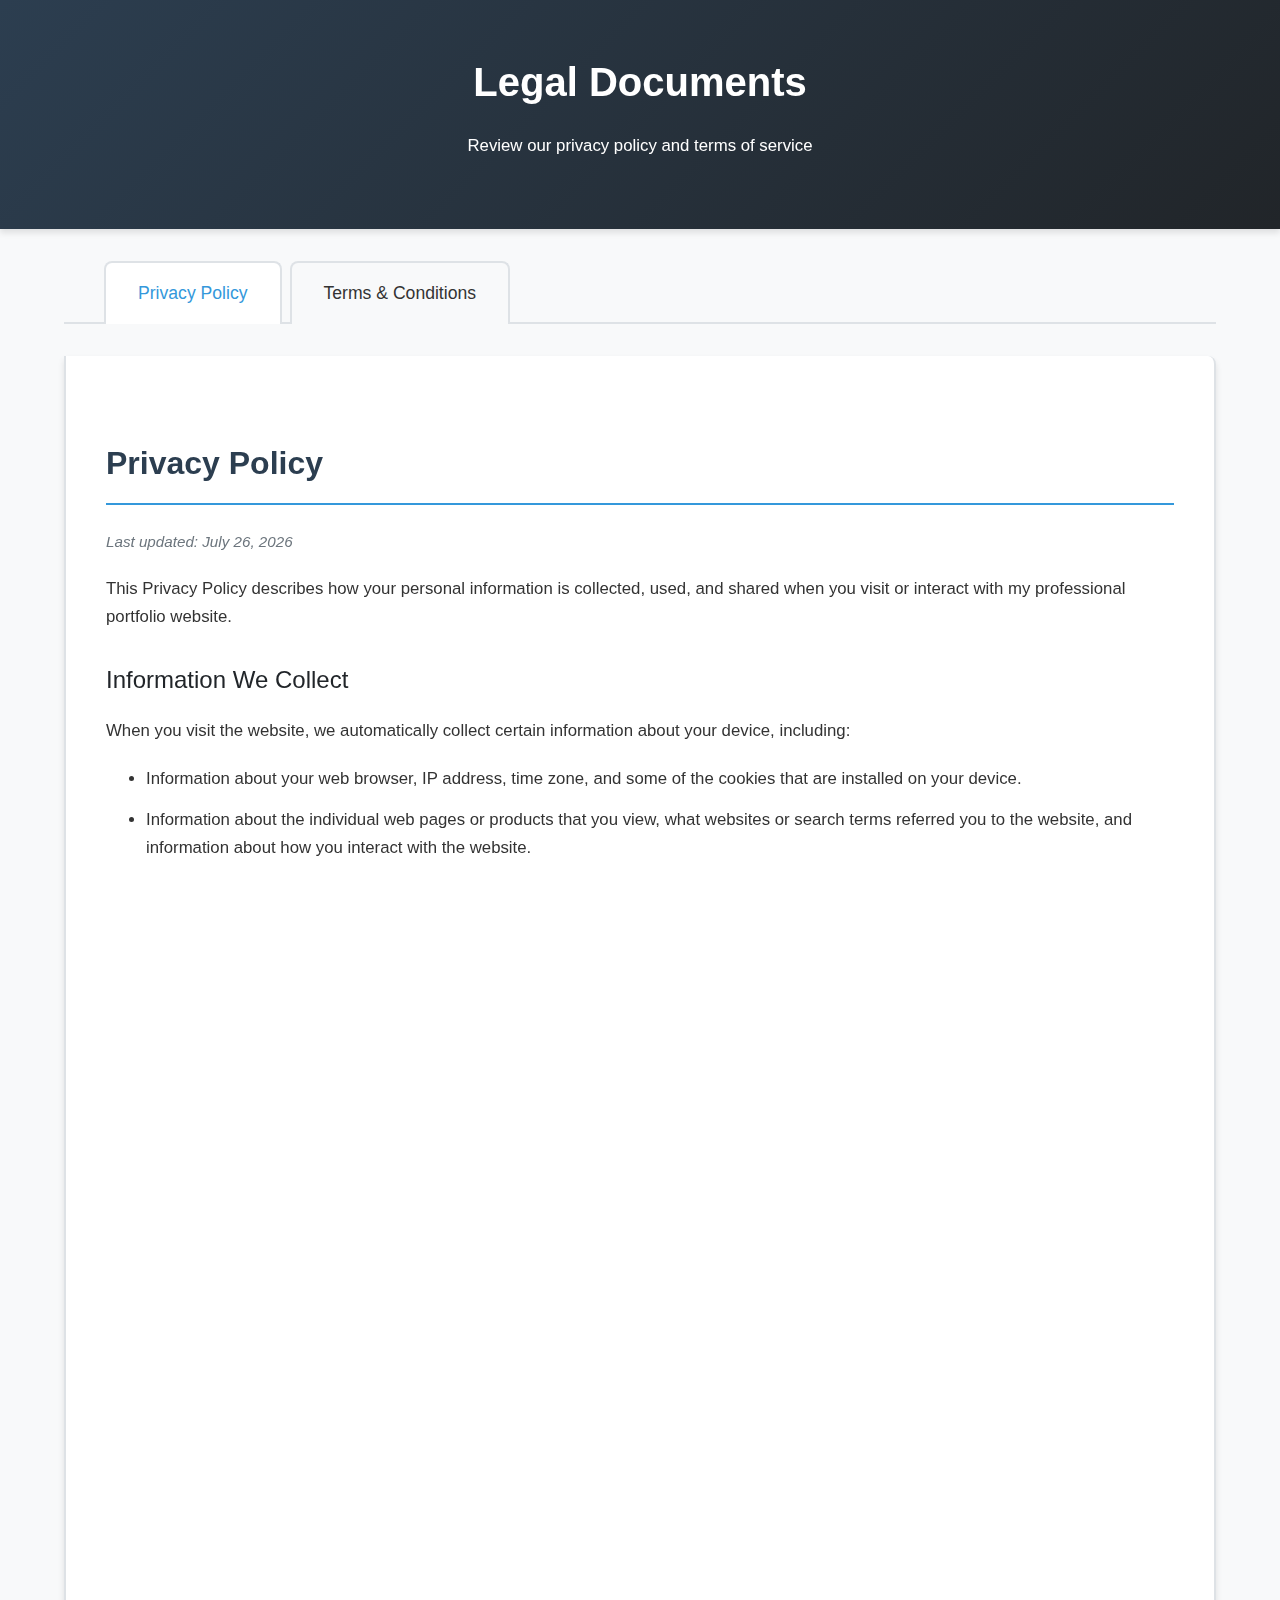
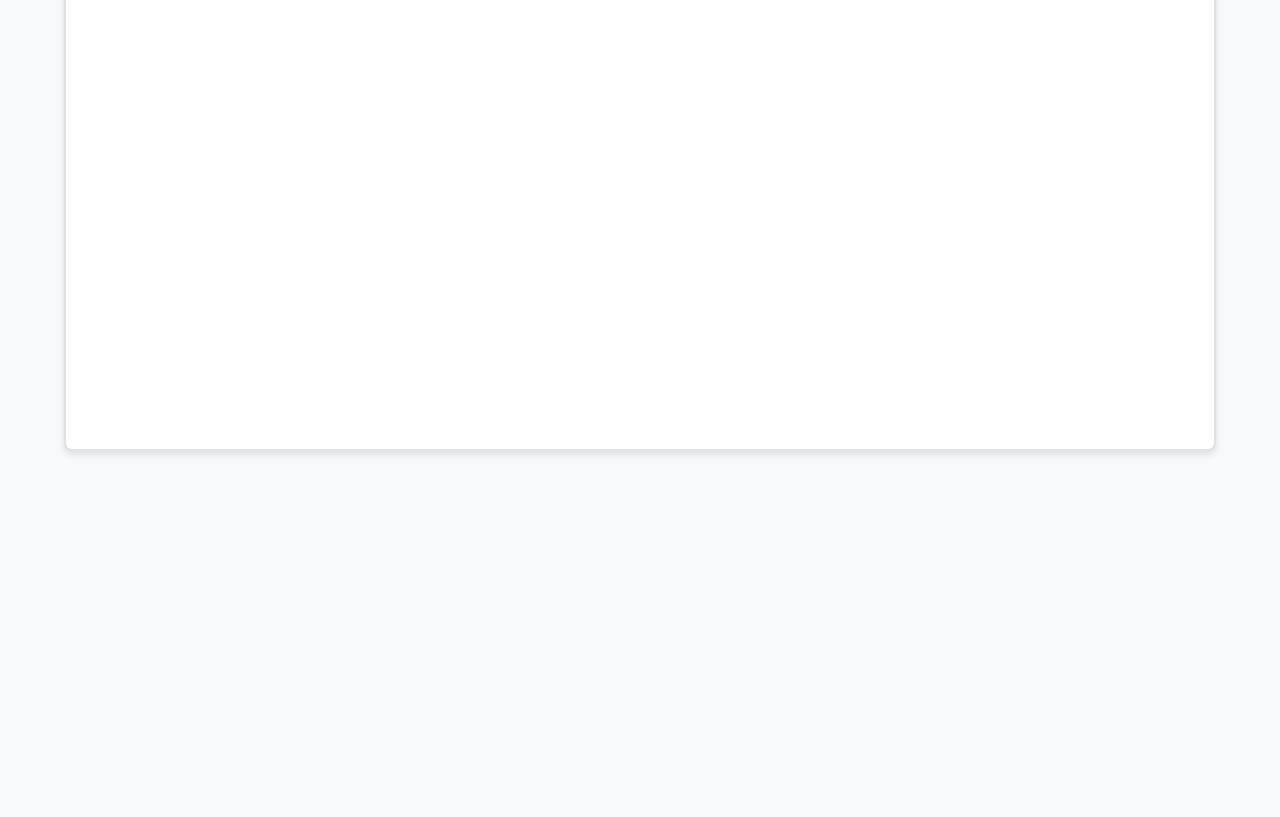
<file: Privacy-Policy.html>
<!DOCTYPE html>
<html lang="en">
<head>
    <meta charset="UTF-8">
    <meta name="viewport" content="width=device-width, initial-scale=1.0">
    <title> Ganesh's | Legal Documents </title>
    <!-- AOS CSS -->
    <link href="https://unpkg.com/aos@2.3.1/dist/aos.css" rel="stylesheet">
    <style>
        :root {
            --primary-color: #3498db;
            --secondary-color: #2c3e50;
            --accent-color: #e74c3c;
            --light-color: #f8f9fa;
            --dark-color: #212529;
            --text-color: #333;
            --text-light: #6c757d;
            --max-width: 1200px;
            --border-radius: 8px;
            --box-shadow: 0 4px 6px rgba(0, 0, 0, 0.1);
            --transition: all 0.3s ease;
        }

        * {
            margin: 0;
            padding: 0;
            box-sizing: border-box;
        }

        body {
            font-family: 'Segoe UI', Tahoma, Geneva, Verdana, sans-serif;
            line-height: 1.7;
            color: var(--text-color);
            background-color: var(--light-color);
            overflow-x: hidden;
        }

        header {
            background-color: var(--secondary-color);
            color: white;
            padding: 3rem 0;
            text-align: center;
            margin-bottom: 2rem;
            box-shadow: var(--box-shadow);
            background-image: linear-gradient(135deg, var(--secondary-color) 0%, var(--dark-color) 100%);
        }

        .container {
            max-width: var(--max-width);
            margin: 0 auto;
            padding: 0 1.5rem;
        }

        h1 {
            font-size: 2.5rem;
            margin-bottom: 1rem;
            font-weight: 700;
        }

        h2 {
            font-size: 2rem;
            color: var(--secondary-color);
            margin: 2.5rem 0 1.5rem;
            padding-bottom: 0.75rem;
            border-bottom: 2px solid var(--primary-color);
            font-weight: 600;
        }

        h3 {
            font-size: 1.5rem;
            color: var(--dark-color);
            margin: 1.75rem 0 1rem;
            font-weight: 500;
        }

        p {
            margin-bottom: 1.25rem;
            font-size: 1.05rem;
        }

        ul, ol {
            margin-bottom: 1.5rem;
            padding-left: 2.5rem;
        }

        li {
            margin-bottom: 0.75rem;
            font-size: 1.05rem;
        }

        a {
            color: var(--primary-color);
            text-decoration: none;
            transition: var(--transition);
            font-weight: 500;
        }

        a:hover {
            color: var(--accent-color);
            text-decoration: underline;
        }

        .tab-container {
            margin-bottom: 3rem;
        }

        .tabs {
            display: flex;
            list-style: none;
            border-bottom: 2px solid #dee2e6;
            margin-bottom: 2rem;
            flex-wrap: wrap;
        }

        .tab {
            padding: 1rem 2rem;
            cursor: pointer;
            background-color: #f8f9fa;
            border: 2px solid #dee2e6;
            border-bottom: none;
            border-radius: var(--border-radius) var(--border-radius) 0 0;
            margin-right: 0.5rem;
            margin-bottom: -2px;
            transition: var(--transition);
            font-weight: 500;
            font-size: 1.1rem;
        }

        .tab:hover {
            background-color: #e9ecef;
            color: var(--primary-color);
        }

        .tab.active {
            background-color: white;
            color: var(--primary-color);
            border-color: #dee2e6;
            border-bottom-color: white;
            position: relative;
            z-index: 1;
        }

        .tab-content {
            display: none;
            padding: 2.5rem;
            background-color: white;
            border-radius: 0 var(--border-radius) var(--border-radius) var(--border-radius);
            box-shadow: var(--box-shadow);
            border: 2px solid #dee2e6;
            border-top: none;
            animation: fadeIn 0.5s ease;
        }

        @keyframes fadeIn {
            from { opacity: 0; transform: translateY(10px); }
            to { opacity: 1; transform: translateY(0); }
        }

        .tab-content.active {
            display: block;
        }

        .back-to-top {
            position: fixed;
            bottom: 2rem;
            right: 2rem;
            background-color: var(--primary-color);
            color: white;
            width: 50px;
            height: 50px;
            border-radius: 50%;
            display: flex;
            justify-content: center;
            align-items: center;
            cursor: pointer;
            box-shadow: 0 2px 10px rgba(0, 0, 0, 0.2);
            opacity: 0;
            transition: var(--transition);
            z-index: 1000;
            font-size: 1.25rem;
            border: none;
            outline: none;
        }

        .back-to-top.visible {
            opacity: 1;
        }

        .back-to-top:hover {
            background-color: var(--accent-color);
            transform: translateY(-3px);
        }

        footer {
            background-color: var(--secondary-color);
            color: white;
            text-align: center;
            padding: 3rem 0;
            margin-top: 4rem;
            background-image: linear-gradient(135deg, var(--secondary-color) 0%, var(--dark-color) 100%);
        }

        .last-updated {
            font-style: italic;
            color: var(--text-light);
            margin-top: 1rem;
            font-size: 0.95rem;
        }

        .footer-links {
            margin: 1.5rem 0;
        }

        .footer-links a {
            color: white;
            margin: 0 1rem;
            font-size: 1.1rem;
        }

        .footer-links a:hover {
            color: var(--accent-color);
            text-decoration: none;
        }

        /* Responsive adjustments */
        @media (max-width: 992px) {
            .container {
                padding: 0 1.25rem;
            }
            
            h1 {
                font-size: 2.25rem;
            }
            
            h2 {
                font-size: 1.75rem;
            }
            
            .tab-content {
                padding: 2rem;
            }
        }

        @media (max-width: 768px) {
            header {
                padding: 2.5rem 0;
            }
            
            h1 {
                font-size: 2rem;
            }
            
            h2 {
                font-size: 1.6rem;
                margin: 2rem 0 1.25rem;
            }
            
            .tabs {
                flex-direction: row;
                overflow-x: auto;
                white-space: nowrap;
                padding-bottom: 0.5rem;
                -webkit-overflow-scrolling: touch;
            }
            
            .tab {
                padding: 0.75rem 1.5rem;
                font-size: 1rem;
                margin-bottom: 0;
            }
            
            .tab-content {
                padding: 1.5rem;
                border-radius: 0 0 var(--border-radius) var(--border-radius);
            }
            
            p, li {
                font-size: 1rem;
            }
        }

        @media (max-width: 576px) {
            header {
                padding: 2rem 0;
            }
            
            h1 {
                font-size: 1.75rem;
            }
            
            h2 {
                font-size: 1.4rem;
            }
            
            h3 {
                font-size: 1.25rem;
            }
            
            .tab-content {
                padding: 1.25rem;
            }
            
            .back-to-top {
                width: 45px;
                height: 45px;
                bottom: 1.5rem;
                right: 1.5rem;
            }
            
            footer {
                padding: 2.5rem 0;
            }
            
            .footer-links a {
                display: block;
                margin: 0.75rem 0;
            }
        }

        /* Print styles */
        @media print {
            body {
                background-color: white;
                color: black;
                font-size: 12pt;
            }
            
            header, footer {
                display: none;
            }
            
            .tab-container, .tabs, .back-to-top {
                display: none;
            }
            
            .tab-content {
                display: block !important;
                border: none;
                box-shadow: none;
                padding: 0;
                page-break-after: always;
            }
            
            h2 {
                page-break-after: avoid;
            }
        }
    </style>
</head>
<body>
    <header data-aos="fade-down" data-aos-duration="800">
        <div class="container">
            <h1>Legal Documents</h1>
            <p>Review our privacy policy and terms of service</p>
        </div>
    </header>

    <div class="container">
        <div class="tab-container">
            <ul class="tabs">
                <li class="tab active" data-tab="privacy" data-aos="fade-right" data-aos-delay="100">Privacy Policy</li>
                <li class="tab" data-tab="terms" data-aos="fade-right" data-aos-delay="200">Terms & Conditions</li>
            </ul>

            <div id="privacy" class="tab-content active" data-aos="fade-up" data-aos-duration="600">
                <h2>Privacy Policy</h2>
                <p class="last-updated">Last updated: <span id="privacy-date">January 1, 2025</span></p>

                <p data-aos="fade-up" data-aos-delay="100">This Privacy Policy describes how your personal information is collected, used, and shared when you visit or interact with my professional portfolio website.</p>

                <h3 data-aos="fade-up" data-aos-delay="150">Information We Collect</h3>
                <p data-aos="fade-up" data-aos-delay="200">When you visit the website, we automatically collect certain information about your device, including:</p>
                <ul data-aos="fade-up" data-aos-delay="250">
                    <li>Information about your web browser, IP address, time zone, and some of the cookies that are installed on your device.</li>
                    <li>Information about the individual web pages or products that you view, what websites or search terms referred you to the website, and information about how you interact with the website.</li>
                </ul>
                <p data-aos="fade-up" data-aos-delay="300">We collect this information using the following technologies:</p>
                <ul data-aos="fade-up" data-aos-delay="350">
                    <li>"Cookies" are data files that are placed on your device or computer and often include an anonymous unique identifier.</li>
                    <li>"Log files" track actions occurring on the website, and collect data including your IP address, browser type, Internet service provider, referring/exit pages, and date/time stamps.</li>
                </ul>

                <h3 data-aos="fade-up" data-aos-delay="400">How We Use Your Information</h3>
                <p data-aos="fade-up" data-aos-delay="450">We use the information we collect to:</p>
                <ul data-aos="fade-up" data-aos-delay="500">
                    <li>Analyze how the website is used for improvement and optimization.</li>
                    <li>Respond to your inquiries and provide customer support.</li>
                    <li>Communicate with you about potential opportunities or collaborations.</li>
                </ul>

                <h3 data-aos="fade-up" data-aos-delay="550">Sharing Your Information</h3>
                <p data-aos="fade-up" data-aos-delay="600">We do not sell or rent your personal information to third parties. We may share your information with:</p>
                <ul data-aos="fade-up" data-aos-delay="650">
                    <li>Service providers who assist us in website operations and analytics.</li>
                    <li>When required by law or to respond to legal process.</li>
                </ul>

                <h3 data-aos="fade-up" data-aos-delay="700">Your Rights</h3>
                <p data-aos="fade-up" data-aos-delay="750">If you are a Indian resident, you have the right to access personal information we hold about you and to ask that your personal information be corrected, updated, or deleted. If you would like to exercise this right, please contact us.</p>

                <h3 data-aos="fade-up" data-aos-delay="800">Data Retention</h3>
                <p data-aos="fade-up" data-aos-delay="850">We will maintain your information for our records unless and until you ask us to delete this information.</p>

                <h3 data-aos="fade-up" data-aos-delay="900">Changes</h3>
                <p data-aos="fade-up" data-aos-delay="950">We may update this privacy policy from time to time to reflect changes to our practices or for other operational, legal or regulatory reasons.</p>

                <h3 data-aos="fade-up" data-aos-delay="1000">Contact Us</h3>
                <p data-aos="fade-up" data-aos-delay="1050">For more information about our privacy practices, if you have questions, or if you would like to make a complaint, please contact us by email at <a href="mailto:roy862452@gmail.com">roy862452@gmail.com</a>.</p>
            </div>

            <div id="terms" class="tab-content" data-aos="fade-up" data-aos-duration="600">
                <h2>Terms and Conditions</h2>
                <p class="last-updated">Last updated: <span id="terms-date">January 1, 2025</span></p>

                <p data-aos="fade-up" data-aos-delay="100">Welcome to my professional portfolio website. By accessing or using this website, you agree to be bound by these Terms and Conditions.</p>

                <h3 data-aos="fade-up" data-aos-delay="150">Intellectual Property</h3>
                <p data-aos="fade-up" data-aos-delay="200">All content on this website, including text, graphics, logos, images, and software, is the property of the portfolio owner and is protected by copyright and other intellectual property laws.</p>

                <h3 data-aos="fade-up" data-aos-delay="250">Use License</h3>
                <p data-aos="fade-up" data-aos-delay="300">Permission is granted to temporarily view the materials on this website for personal, non-commercial transitory viewing only. This is the grant of a license, not a transfer of title.</p>
                <p data-aos="fade-up" data-aos-delay="350">Under this license you may not:</p>
                <ul data-aos="fade-up" data-aos-delay="400">
                    <li>Modify or copy the materials</li>
                    <li>Use the materials for any commercial purpose</li>
                    <li>Attempt to decompile or reverse engineer any software</li>
                    <li>Remove any copyright or other proprietary notations</li>
                    <li>Transfer the materials to another person or "mirror" the materials on any other server</li>
                </ul>

                <h3 data-aos="fade-up" data-aos-delay="450">Disclaimer</h3>
                <p data-aos="fade-up" data-aos-delay="500">The materials on this website are provided "as is." The portfolio owner makes no warranties, expressed or implied, and hereby disclaims all other warranties, including without limitation, implied warranties or conditions of merchantability, fitness for a particular purpose, or non-infringement of intellectual property or other violation of rights.</p>

                <h3 data-aos="fade-up" data-aos-delay="550">Limitations</h3>
                <p data-aos="fade-up" data-aos-delay="600">In no event shall the portfolio owner or its suppliers be liable for any damages (including, without limitation, damages for loss of data or profit, or due to business interruption) arising out of the use or inability to use the materials on this website.</p>

                <h3 data-aos="fade-up" data-aos-delay="650">Accuracy of Materials</h3>
                <p data-aos="fade-up" data-aos-delay="700">The materials appearing on this website could include technical, typographical, or photographic errors. The portfolio owner does not warrant that any of the materials on its website are accurate, complete or current.</p>

                <h3 data-aos="fade-up" data-aos-delay="750">Links</h3>
                <p data-aos="fade-up" data-aos-delay="800">The portfolio owner has not reviewed all of the sites linked to its website and is not responsible for the contents of any such linked site. The inclusion of any link does not imply endorsement by the portfolio owner.</p>

                <h3 data-aos="fade-up" data-aos-delay="850">Modifications</h3>
                <p data-aos="fade-up" data-aos-delay="900">The portfolio owner may revise these terms of service for its website at any time without notice. By using this website you are agreeing to be bound by the then current version of these terms of service.</p>

                <h3 data-aos="fade-up" data-aos-delay="950">Governing Law</h3>
                <p data-aos="fade-up" data-aos-delay="1000">These terms and conditions are governed by and construed in accordance with the laws of India and you irrevocably submit to the exclusive jurisdiction of the courts in that location.</p>

                <h3 data-aos="fade-up" data-aos-delay="1050">Contact Information</h3>
                <p data-aos="fade-up" data-aos-delay="1100">For any questions about these Terms and Conditions, please contact us at <a href="mailto:roy862452@gmail.com">roy862452@gmail.com</a>.</p>
            </div>
        </div>
    </div>

    <div class="back-to-top" id="backToTop" >   ⬆</div>
    <i class="fa-solid fa-arrow-up"></i>

    

    <footer data-aos="fade-up" data-aos-duration="800">
        <div class="container">
            <p>&copy; <span id="current-year">© 2025</span> Ganesh Prasad Panda. All rights reserved.</p>
            <div class="footer-links">
               
                <a href="./index.html">Back to Portfolio ⬅️</a>
            </div>
        </div>
    </footer>

    <!-- AOS JS -->
    <script src="https://unpkg.com/aos@2.3.1/dist/aos.js"></script>
    <script>
        // Initialize AOS
        document.addEventListener('DOMContentLoaded', function() {
            AOS.init({
                duration: 600,
                easing: 'ease-in-out',
                once: false,
                mirror: true,
                offset: 120
            });

            // Tab functionality
            const tabs = document.querySelectorAll('.tab');
            const tabContents = document.querySelectorAll('.tab-content');

            tabs.forEach(tab => {
                tab.addEventListener('click', () => {
                    const tabId = tab.getAttribute('data-tab');
                    
                    // Remove active class from all tabs and contents
                    tabs.forEach(t => t.classList.remove('active'));
                    tabContents.forEach(c => c.classList.remove('active'));
                    
                    // Add active class to clicked tab and corresponding content
                    tab.classList.add('active');
                    document.getElementById(tabId).classList.add('active');
                    
                    // Refresh AOS for the new content
                    AOS.refresh();
                });
            });

            // Back to top button
            const backToTopBtn = document.getElementById('backToTop');
            
            window.addEventListener('scroll', () => {
                if (window.pageYOffset > 300) {
                    backToTopBtn.classList.add('visible');
                } else {
                    backToTopBtn.classList.remove('visible');
                }
            });
            
            backToTopBtn.addEventListener('click', () => {
                window.scrollTo({
                    top: 0,
                    behavior: 'smooth'
                });
            });

            // Set current year in footer
            document.getElementById('current-year').textContent = new Date().getFullYear();

            // Set current date for privacy and terms
            const options = { year: 'numeric', month: 'long', day: 'numeric' };
            const currentDate = new Date().toLocaleDateString('en-US', options);
            document.getElementById('privacy-date').textContent = currentDate;
            document.getElementById('terms-date').textContent = currentDate;
            
            // Smooth scroll for anchor links
            document.querySelectorAll('a[href^="#"]').forEach(anchor => {
                anchor.addEventListener('click', function(e) {
                    e.preventDefault();
                    
                    const targetId = this.getAttribute('href');
                    if (targetId === '#') return;
                    
                    const targetElement = document.querySelector(targetId);
                    if (targetElement) {
                        window.scrollTo({
                            top: targetElement.offsetTop - 100,
                            behavior: 'smooth'
                        });
                    }
                });
            });
        });
    </script>
</body>
</html>
</file>
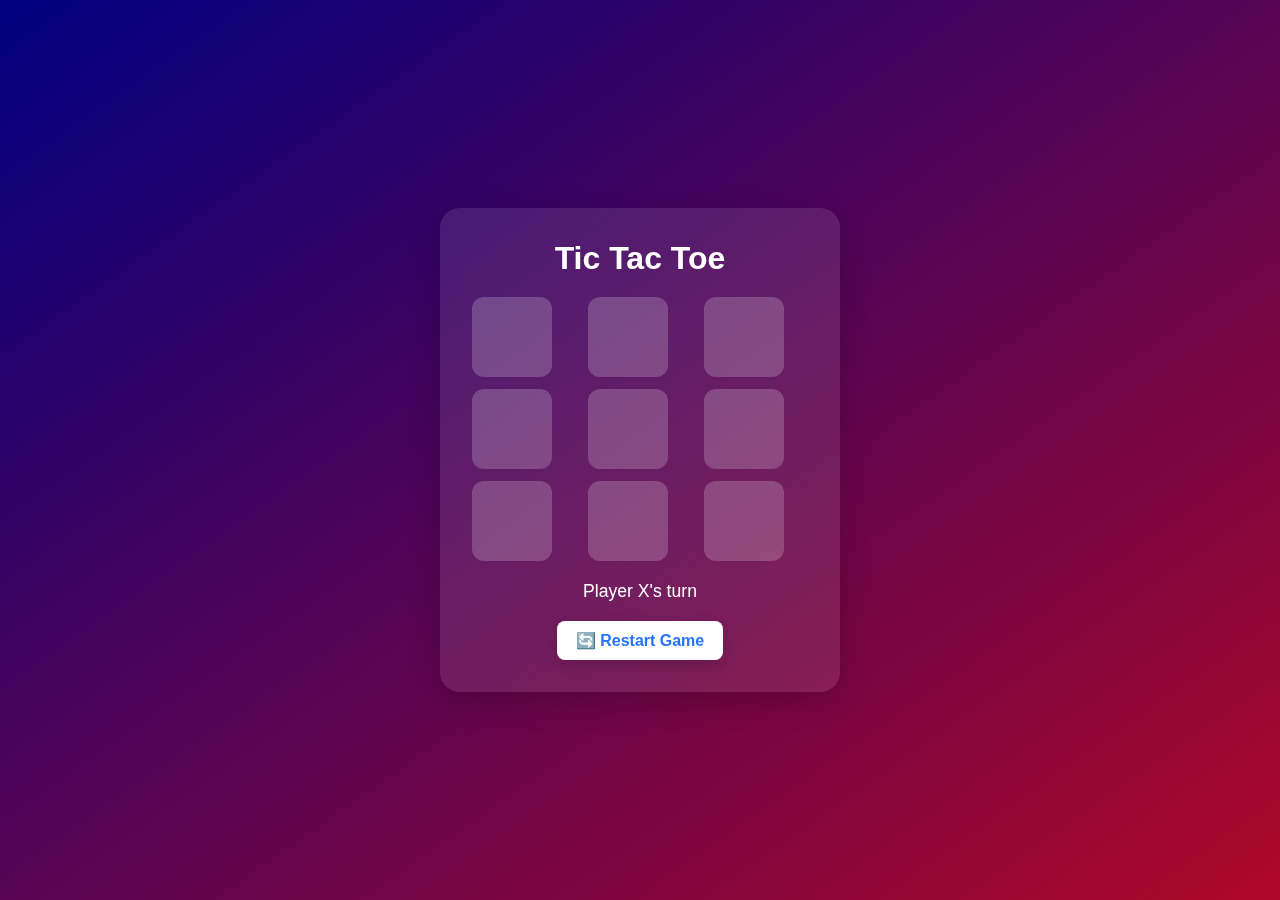
<file: Tic -Tac-Toe Game.html>
<!DOCTYPE html>
<html lang="en">
<head>
  <meta charset="UTF-8" />
  <meta name="viewport" content="width=device-width, initial-scale=1.0"/>
  <title>Modern Tic Tac Toe</title>

  <link rel="stylesheet" href="game.css" />
</head>
<body>
 
  <div class="container">
    
    <h1>Tic Tac Toe</h1>
    <div id="board" class="board"></div>
    <p id="status" class="status">Player X's turn</p>
    <button id="restartBtn" class="btn">🔄 Restart Game</button>
  </div>

  <!-- Optional Sounds -->
  <audio id="clickSound" src="./water-droplet-.mp3"></audio> 
  <audio id="winSound" src="./WON.mp3"></audio> 

  <script src="game.js"></script>
</body>
</html>
</file>
<file: game.css>
/* Reset & Base */
* {
  margin: 0;
  padding: 0;
  box-sizing: border-box;
}

body {
  background: linear-gradient(to right, #6a11cb, #2575fc);
  min-height: 100vh;
  display: flex;
  align-items: center;
  justify-content: center;
  color: #fff;
  font-family:'Segoe UI', Tahoma, Geneva, Verdana, sans-serif;
}

.container {
  background: rgba(255, 255, 255, 0.1);
  backdrop-filter: blur(10px);
  border-radius: 20px;
  padding: 2rem;
  width: 90%;
  max-width: 400px;
  text-align: center;
  box-shadow: 0 10px 30px rgba(0,0,0,0.2);
  animation: fadeInUp 1s ease-out;
}

@keyframes fadeInUp {
  from {
    opacity: 0;
    transform: translateY(20px);
  }
  to {
    opacity: 1;
    transform: translateY(0);
  }
}

h1 {
  font-size: 2rem;
  margin-bottom: 1rem;
  color: #fff;
}

.board {
  display: grid;
  grid-template-columns: repeat(3, 1fr);
  gap: 12px;
  margin: 20px auto;
  animation: popIn 0.5s ease-out;
}

@keyframes popIn {
  from {
    opacity: 0;
    transform: scale(0.8);
  }
  to {
    opacity: 1;
    transform: scale(1);
  }
}

.cell {
  width: 80px;
  height: 80px;
  font-size: 2.5rem;
  display: flex;
  align-items: center;
  justify-content: center;
  background-color: rgba(255, 255, 255, 0.2);
  border-radius: 12px;
  cursor: pointer;
  transition: all 0.3s ease;
  color: white;
  user-select: none;
}

.cell:hover {
  background-color: rgba(255, 255, 255, 0.3);
  transform: scale(1.1);
  box-shadow: 0 0 10px #fff;
}

.status {
  margin: 1rem 0;
  font-size: 1.1rem;
  color: #fff;
  min-height: 24px;
  transition: opacity 0.3s ease;
}

.btn {
  background-color: #fff;
  color: #2575fc;
  border: none;
  padding: 0.6rem 1.2rem;
  font-size: 1rem;
  border-radius: 8px;
  cursor: pointer;
  font-weight: bold;
  display: inline-flex;
  align-items: center;
  gap: 8px;
  transition: all 0.3s ease;
  box-shadow: 0 5px 15px rgba(0,0,0,0.2);
}

.btn:hover {
  background-color: #e2e2e2;
  transform: scale(1.05) rotate(-1deg);
}

.btn:active {
  transform: scale(0.95);
}

.win-glow {
  animation: pulseWin 1s ease-in-out;
}

@keyframes pulseWin {
  0% { transform: scale(1); box-shadow: 0 0 0 rgba(0, 255, 0, 0.5); }
  50% { transform: scale(1.1); box-shadow: 0 0 20px rgba(0, 255, 0, 0.7); }
  100% { transform: scale(1); box-shadow: 0 0 0 rgba(0, 255, 0, 0); }
}

@keyframes borderGlow {
  0% { box-shadow: 0 0 2px rgba(0, 179, 255, 0); }
  50% { box-shadow: 0 0 10px rgba(1, 18, 30, 0.7); }
  100% { box-shadow: 0 0 2px rgba(6, 95, 205, 0.896); }
}

.cell {
  animation: borderGlow 15s ease-in infinite;
}
body {
  background: linear-gradient(145deg, navy, rgb(232, 10, 10), blueviolet, #120101);
  background-size: 400% 400%;
  animation: gradientAnimation 15s ease infinite;
}

@keyframes gradientAnimation {
  0% {
    background-position: 0% 50%;
  }
  50% {
    background-position: 100% 50%;
  }
  100% {
    background-position: 0% 50%;
  }
}


@keyframes borderAnimation {
  0% {
    border-top: 2px solid white;
    border-right: 2px solid transparent;
    border-bottom: 2px solid transparent;
    border-left: 2px solid transparent;
  }
  25% {
    border-top: 2px solid transparent;
    border-right: 2px solid white;
    border-bottom: 2px solid transparent;
    border-left: 2px solid transparent;
  }
  50% {
    border-top: 2px solid transparent;
    border-right: 2px solid transparent;
    border-bottom: 2px solid white;
    border-left: 2px solid transparent;
  }
  75% {
    border-top: 2px solid transparent;
    border-right: 2px solid transparent;
    border-bottom: 2px solid transparent;
    border-left: 2px solid white;
  }
  100% {
    border-top: 2px solid white;
    border-right: 2px solid transparent;
    border-bottom: 2px solid transparent;
    border-left: 2px solid transparent;
  }
}
.container {
  animation: borderAnimation 1.5s linear infinite;
}
</file>
